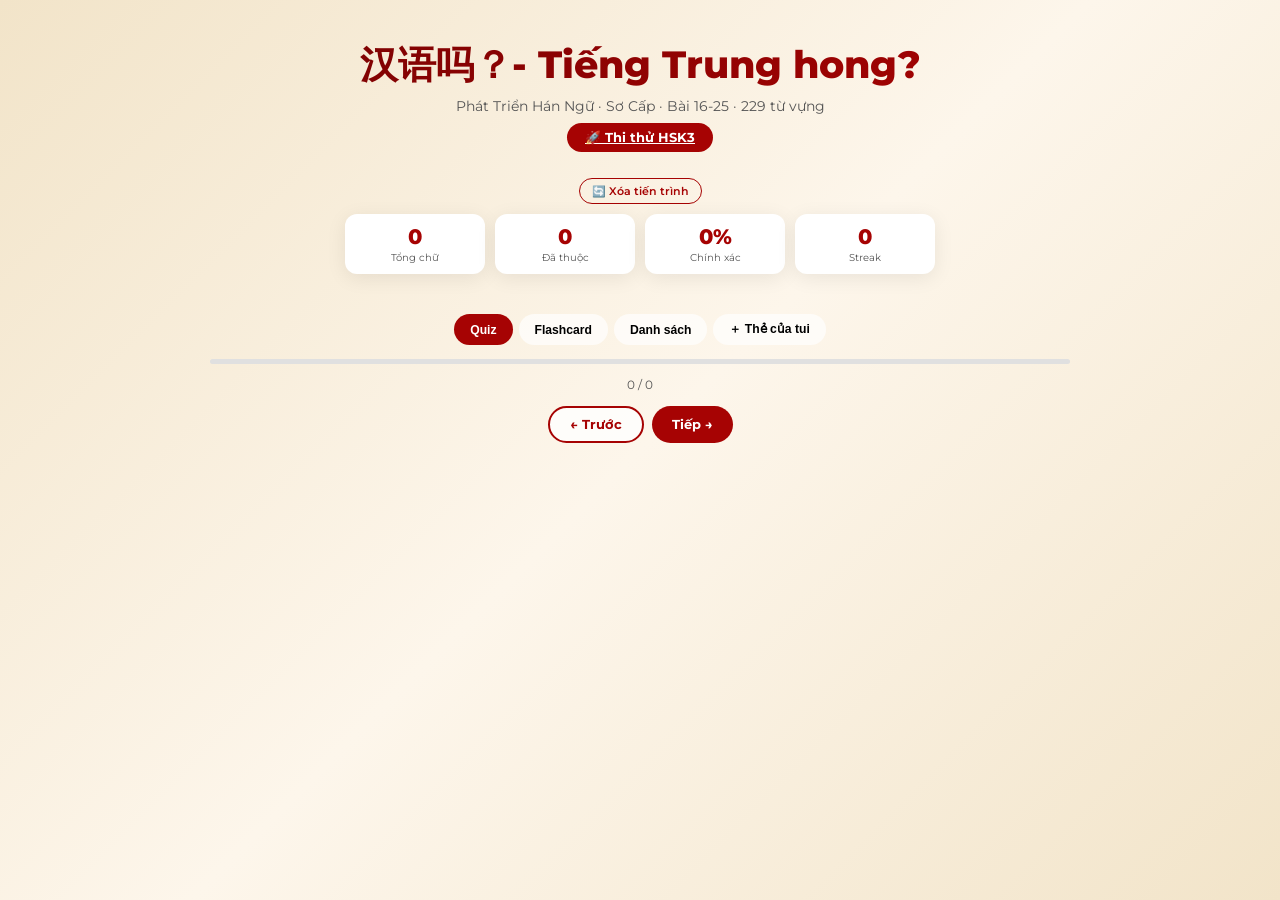
<file: index.html>
<!DOCTYPE html>
<html lang="vi">
<head>
<meta charset="UTF-8">
<meta name="viewport" content="width=device-width, initial-scale=1.0">
<title> 汉语吗？- Tiếng Trung hong? </title>
<link rel="preconnect" href="https://fonts.googleapis.com">
<link rel="preconnect" href="https://fonts.gstatic.com" crossorigin>
<link href="https://fonts.googleapis.com/css2?family=Montserrat:wght@400;500;600;700;800&display=swap" rel="stylesheet">
<style>
*{margin:0;padding:0;box-sizing:border-box}
:root{--primary:#F2E4C9;--secondary:#FDF6EB;--accent:#A60303;--accent-dark:#7A0202;--text:#1a1a2e;--text-light:#555;--success:#4CAF50;--error:#F44336;--white:#fff;--shadow:0 4px 20px rgba(0,0,0,.08);--radius:16px}
body{font-family:'Montserrat',sans-serif;background:linear-gradient(135deg,var(--primary),var(--secondary),var(--primary));min-height:100vh;color:var(--text);overflow-x:hidden}
.container{max-width:900px;margin:0 auto;padding:20px}
header{text-align:center;padding:20px 20px 10px}
header h1{font-size:clamp(1.6rem,5vw,2.4rem);font-weight:800;background:linear-gradient(135deg,var(--accent-dark),var(--accent));-webkit-background-clip:text;-webkit-text-fill-color:transparent;background-clip:text}
header p{font-size:.9rem;color:var(--text-light);margin-top:6px}
.header-actions{display:flex;justify-content:center;margin:8px 0 16px}
.header-actions .btn-primary{font-size:.8rem;padding:7px 18px}
.stats-bar{display:flex;gap:10px;justify-content:center;flex-wrap:wrap;margin-bottom:16px}
.stat-card{background:var(--white);border-radius:12px;padding:10px 14px;box-shadow:var(--shadow);text-align:center;flex:1;min-width:70px;max-width:140px}
.stat-card .num{font-size:1.3rem;font-weight:800;color:var(--accent)}
.stat-card .label{font-size:.65rem;color:var(--text-light);margin-top:2px}
.level-tabs{display:flex;gap:6px;flex-wrap:wrap;justify-content:center;margin-bottom:10px}
.level-tab{padding:7px 14px;border-radius:30px;border:2px solid var(--accent);background:rgba(255,255,255,.7);font-weight:600;font-size:.78rem;cursor:pointer;transition:.3s;user-select:none}
.level-tab:hover{background:var(--primary)}
.level-tab.active{background:var(--accent);color:var(--white);border-color:var(--accent)}
.group-tabs{display:flex;gap:6px;flex-wrap:wrap;justify-content:center;margin-bottom:14px}
.group-tab{padding:5px 10px;border-radius:20px;border:1.5px solid #d4b896;background:rgba(255,255,255,.5);font-weight:500;font-size:.72rem;cursor:pointer;transition:.3s}
.group-tab:hover{background:var(--primary)}
.group-tab.active{background:var(--accent-dark);color:var(--white);border-color:var(--accent-dark)}
.mode-toggle{display:flex;gap:6px;justify-content:center;margin-bottom:14px;flex-wrap:wrap}
.mode-btn{padding:7px 16px;border-radius:30px;border:none;font-weight:600;font-size:.76rem;cursor:pointer;transition:.3s;background:rgba(255,255,255,.7)}
.mode-btn.active{background:var(--accent);color:var(--white)}
.card{background:var(--white);border-radius:var(--radius);box-shadow:var(--shadow);padding:22px 18px;margin-bottom:14px;transition:.3s;animation:fadeIn .4s ease}
.card.correct{border-left:4px solid var(--success)}
.card.wrong-final{border-left:4px solid var(--error);background:#FFF5F5}
@keyframes fadeIn{from{opacity:0;transform:translateY(16px)}to{opacity:1;transform:translateY(0)}}
.card-header{display:flex;justify-content:space-between;align-items:center;margin-bottom:12px;flex-wrap:wrap;gap:6px}
.card-level{font-size:.68rem;font-weight:600;background:var(--secondary);color:var(--accent);padding:3px 10px;border-radius:20px}
.card-type{font-size:.68rem;font-weight:600;color:var(--text-light)}
.attempts-text{font-size:.68rem;color:var(--text-light);font-weight:500}
.hanzi{font-size:clamp(2.5rem,8vw,4rem);font-weight:800;text-align:center;color:var(--accent);margin:6px 0;line-height:1.2}
.pinyin{text-align:center;font-size:1rem;color:var(--accent-dark);margin-bottom:4px}
.meaning-q{text-align:center;font-size:.9rem;color:var(--text-light);margin-bottom:14px;font-weight:600}
.options{display:grid;grid-template-columns:1fr 1fr;gap:8px}
.option{padding:11px;border:2px solid #e0e0e0;border-radius:12px;cursor:pointer;transition:.2s;font-weight:500;font-size:.82rem;text-align:center;user-select:none;background:var(--white)}
.option:hover:not(.disabled){border-color:var(--accent);background:var(--secondary)}
.option.correct-answer{border-color:var(--success)!important;background:#E8F5E9!important}
.option.wrong-answer{border-color:var(--error)!important;background:#FFEBEE!important;opacity:.6}
.option.disabled{pointer-events:none;opacity:.5}
.option.disabled.correct-answer{opacity:1}
.feedback{margin-top:10px;padding:9px 12px;border-radius:10px;font-weight:600;font-size:.82rem;display:none}
.feedback.show{display:block}
.feedback.correct{background:#E8F5E9;color:#2E7D32}
.feedback.wrong{background:#FFF3E0;color:#E65100}
.feedback.wrong-final{background:#FFEBEE;color:#C62828}
.progress-bar{width:100%;height:5px;background:#e0e0e0;border-radius:10px;margin:14px 0;overflow:hidden}
.progress-bar .fill{height:100%;background:linear-gradient(90deg,var(--accent),var(--accent-dark));border-radius:10px;transition:width .4s ease}
.progress-text{text-align:center;font-size:.72rem;color:var(--text-light)}
.btn{display:inline-flex;align-items:center;justify-content:center;gap:5px;padding:9px 20px;border:none;border-radius:30px;font-weight:700;font-size:.8rem;cursor:pointer;transition:.3s;font-family:inherit}
.btn-primary{background:var(--accent);color:var(--white)}
.btn-primary:hover{background:var(--accent-dark);transform:translateY(-1px)}
.btn-secondary{background:rgba(255,255,255,.8);color:var(--accent);border:2px solid var(--accent)}
.btn-secondary:hover{background:var(--primary)}
.btn-group{display:flex;gap:8px;justify-content:center;flex-wrap:wrap;margin-top:14px}
.flashcard{perspective:1000px;height:250px;cursor:pointer;margin:14px 0}
.flashcard-inner{position:relative;width:100%;height:100%;transition:transform .6s;transform-style:preserve-3d}
.flashcard.flipped .flashcard-inner{transform:rotateY(180deg)}
.flashcard-front,.flashcard-back{position:absolute;width:100%;height:100%;backface-visibility:hidden;border-radius:var(--radius);display:flex;flex-direction:column;align-items:center;justify-content:center;box-shadow:var(--shadow)}
.flashcard-front{background:var(--white)}
.flashcard-back{background:var(--secondary);transform:rotateY(180deg)}
.flashcard-front .hanzi{font-size:4.2rem}
.flashcard-back .info{text-align:center}
.flashcard-back .pinyin{font-size:1.1rem;font-weight:600}
.flashcard-back .meaning{font-size:.95rem;margin-top:5px;color:var(--text)}
.flip-hint{font-size:.68rem;color:var(--text-light);margin-top:6px}
.vocab-list{display:grid;gap:7px}
.vocab-item{display:flex;align-items:center;gap:10px;background:var(--white);border-radius:10px;padding:10px 14px;box-shadow:0 2px 6px rgba(0,0,0,.04)}
.vocab-item .char{font-size:1.5rem;font-weight:700;color:var(--accent);min-width:40px;text-align:center}
.vocab-item .info{flex:1}
.vocab-item .info .py{font-weight:600;color:var(--accent-dark);font-size:.82rem}
.vocab-item .info .mean{font-size:.76rem;color:var(--text-light)}
.vocab-item .badge{font-size:.6rem;font-weight:700;padding:2px 7px;border-radius:10px}
.vocab-item .badge.done{background:#E8F5E9;color:#2E7D32}
.vocab-item .badge.failed{background:#FFEBEE;color:#C62828}
.result{text-align:center;padding:28px 18px}
.result .score{font-size:3.2rem;font-weight:800;background:linear-gradient(135deg,var(--accent-dark),var(--accent));-webkit-background-clip:text;-webkit-text-fill-color:transparent;background-clip:text}
.result .msg{font-size:1rem;font-weight:600;margin:6px 0 3px}
.result .detail{color:var(--text-light);font-size:.82rem}
.reset-row{text-align:center;margin-bottom:10px}
.btn-reset{background:transparent;color:var(--accent);border:1px solid var(--accent);font-size:.68rem;padding:5px 12px;border-radius:20px;cursor:pointer;font-weight:600;font-family:inherit;transition:.3s}
.btn-reset:hover{background:var(--accent);color:var(--white)}
/* ADD CARD FORM */
.add-card-section{margin-top:8px}
.add-card-section h3{font-size:.9rem;font-weight:700;margin-bottom:10px;color:var(--accent)}
.form-row{display:grid;grid-template-columns:1fr 1fr;gap:8px;margin-bottom:8px}
.form-row.full{grid-template-columns:1fr}
.form-group{display:flex;flex-direction:column;gap:3px}
.form-group label{font-size:.68rem;font-weight:600;color:var(--text-light)}
.form-group input,.form-group select{padding:8px 12px;border:1.5px solid #d4b896;border-radius:10px;font-size:.85rem;font-family:inherit;outline:none;transition:.3s;background:var(--white)}
.form-group input:focus,.form-group select:focus{border-color:var(--accent);box-shadow:0 0 0 3px rgba(166,3,3,.1)}
.form-actions{display:flex;gap:8px;justify-content:center;margin-top:12px;flex-wrap:wrap}
.btn-add{background:var(--accent);color:var(--white);border:none;padding:9px 24px;border-radius:30px;font-weight:700;font-size:.8rem;cursor:pointer;font-family:inherit;transition:.3s}
.btn-add:hover{background:var(--accent-dark)}
.btn-export{background:transparent;color:var(--accent);border:1.5px solid var(--accent);padding:9px 20px;border-radius:30px;font-weight:600;font-size:.76rem;cursor:pointer;font-family:inherit;transition:.3s}
.btn-export:hover{background:var(--accent);color:var(--white)}
.btn-import{background:transparent;color:#0288D1;border:1.5px solid #0288D1;padding:9px 20px;border-radius:30px;font-weight:600;font-size:.76rem;cursor:pointer;font-family:inherit;transition:.3s}
.btn-import:hover{background:#0288D1;color:var(--white)}
.my-cards-list{margin-top:16px}
.my-cards-list h3{font-size:.85rem;font-weight:700;margin-bottom:8px;color:var(--accent)}
.my-card-item{display:flex;align-items:center;gap:10px;background:var(--white);border-radius:10px;padding:9px 14px;box-shadow:0 2px 6px rgba(0,0,0,.04);margin-bottom:6px}
.my-card-item .char{font-size:1.4rem;font-weight:700;color:var(--accent);min-width:36px;text-align:center}
.my-card-item .info{flex:1}
.my-card-item .py{font-weight:600;color:var(--accent-dark);font-size:.8rem}
.my-card-item .mean{font-size:.74rem;color:var(--text-light)}
.my-card-item .del-btn{background:none;border:none;color:var(--error);cursor:pointer;font-size:1.1rem;padding:4px 8px;border-radius:8px;transition:.2s}
.my-card-item .del-btn:hover{background:#FFEBEE}
.hidden{display:none!important}
@keyframes shake{0%,100%{transform:translateX(0)}25%{transform:translateX(-6px)}75%{transform:translateX(6px)}}
.shake{animation:shake .4s ease}
@keyframes pop{0%{transform:scale(1)}50%{transform:scale(1.06)}100%{transform:scale(1)}}
.pop{animation:pop .3s ease}
#confetti{position:fixed;top:0;left:0;width:100%;height:100%;pointer-events:none;z-index:999}
@media(max-width:600px){.container{padding:10px}header{padding:16px 10px 10px}.card{padding:16px 12px}.options{grid-template-columns:1fr}.stat-card{padding:7px 10px;min-width:65px}.stat-card .num{font-size:1.1rem}.level-tab{padding:6px 10px;font-size:.72rem}.group-tab{padding:4px 8px;font-size:.68rem}.flashcard{height:210px}.flashcard-front .hanzi{font-size:3.2rem}.btn{padding:7px 16px;font-size:.74rem}.form-row{grid-template-columns:1fr}}
@media(max-width:380px){.stats-bar{gap:5px}.stat-card{padding:5px 7px;min-width:60px}.stat-card .num{font-size:1rem}}
::-webkit-scrollbar{width:6px}::-webkit-scrollbar-track{background:transparent}::-webkit-scrollbar-thumb{background:var(--accent);border-radius:10px}
</style>
</head>
<body>
<canvas id="confetti"></canvas>
<div class="container">
  <header>
    <h1>汉语吗？- Tiếng Trung hong? </h1>
    <p>Phát Triển Hán Ngữ · Sơ Cấp · Bài 16-25 · 229 từ vựng</p>
    <div class="header-actions">
      <a href="hsk3-test.html" class="btn btn-primary" target="_blank">🚀 Thi thử HSK3</a>
    </div>
  </header>
  <div class="reset-row">
    <button class="btn-reset" id="resetBtn">🔄 Xóa tiến trình</button>
  </div>
  <div id="app">
    <div class="stats-bar">
      <div class="stat-card"><div class="num" id="totalChars">0</div><div class="label">Tổng chữ</div></div>
      <div class="stat-card"><div class="num" id="learned">0</div><div class="label">Đã thuộc</div></div>
      <div class="stat-card"><div class="num" id="accuracy">0%</div><div class="label">Chính xác</div></div>
      <div class="stat-card"><div class="num" id="streak">0</div><div class="label">Streak</div></div>
    </div>
    <div class="level-tabs" id="levelTabs"></div>
    <div class="group-tabs" id="groupTabs"></div>
    <div class="mode-toggle">
      <button class="mode-btn active" data-mode="quiz">Quiz</button>
      <button class="mode-btn" data-mode="flashcard">Flashcard</button>
      <button class="mode-btn" data-mode="list">Danh sách</button>
      <button class="mode-btn" data-mode="mycards">＋ Thẻ của tui</button>
    </div>
    <div id="content"></div>
    <div class="progress-bar"><div class="fill" id="progressFill" style="width:0%"></div></div>
    <div class="progress-text" id="progressText">0 / 0</div>
    <div class="btn-group">
      <button class="btn btn-secondary" id="prevBtn">← Trước</button>
      <button class="btn btn-primary" id="nextBtn">Tiếp →</button>
    </div>
  </div>
</div>
<script>
// (JS giữ nguyên như file cũ)
const DATA = {"Bài 16":[[{"hanzi":"结婚","pinyin":"jié hūn","meaning":"kết hôn","type":"từ vựng","grammar":"","example":""},{"hanzi":"送","pinyin":"sòng","meaning":"đưa, tặng","type":"từ vựng","grammar":"","example":""},{"hanzi":"份","pinyin":"fèn","meaning":"phần, bản, suất","type":"từ vựng","grammar":"","example":""},{"hanzi":"少","pinyin":"shǎo","meaning":"ít","type":"từ vựng","grammar":"","example":""},{"hanzi":"应该","pinyin":"yīnggāi","meaning":"nên","type":"từ vựng","grammar":"","example":""},{"hanzi":"希望","pinyin":"xīwàng","meaning":"hi vọng, mong muốn, ước ao","type":"từ vựng","grammar":"","example":""},{"hanzi":"参加","pinyin":"cānjiā","meaning":"tham gia, tham dự","type":"từ vựng","grammar":"","example":""},{"hanzi":"婚礼","pinyin":"hūnlǐ","meaning":"hôn lễ, đám cưới","type":"từ vựng","grammar":"","example":""},{"hanzi":"重要","pinyin":"zhòngyào","meaning":"trọng yếu, quan trọng","type":"từ vựng","grammar":"","example":""},{"hanzi":"事情","pinyin":"shìqing","meaning":"sự tình, sự việc","type":"từ vựng","grammar":"","example":""},{"hanzi":"特殊","pinyin":"tèshū","meaning":"đặc thù, đặc biệt","type":"từ vựng","grammar":"","example":""},{"hanzi":"到时候","pinyin":"dào shíhou","meaning":"đến lúc đó","type":"từ vựng","grammar":"","example":""},{"hanzi":"照相","pinyin":"zhào xiàng","meaning":"chụp ảnh, chụp hình","type":"từ vựng","grammar":"","example":""},{"hanzi":"照片","pinyin":"zhàopiàn","meaning":"tấm ảnh, bức ảnh","type":"từ vựng","grammar":"","example":""},{"hanzi":"有意思","pinyin":"yǒu yìsi","meaning":"thú vị","type":"từ vựng","grammar":"","example":""}],[{"hanzi":"一定","pinyin":"yīdìng","meaning":"nhất định","type":"từ vựng","grammar":"","example":""},{"hanzi":"亲戚","pinyin":"qīnqi","meaning":"họ hàng, người thân","type":"từ vựng","grammar":"","example":""},{"hanzi":"麻烦","pinyin":"máfan","meaning":"phiền toái, phiền phức","type":"từ vựng","grammar":"","example":""},{"hanzi":"给","pinyin":"gěi","meaning":"cho, đưa cho","type":"từ vựng","grammar":"","example":""},{"hanzi":"简单","pinyin":"jiǎndān","meaning":"đơn giản","type":"từ vựng","grammar":"","example":""},{"hanzi":"办法","pinyin":"bànfǎ","meaning":"biện pháp, cách làm","type":"từ vựng","grammar":"","example":""}]],"Bài 17":[]};
// (Đoạn còn lại của JS giống file hiện tại, bạn merge lại trong repo cho đủ DATA)
</script>
</body>
</html>
</file>
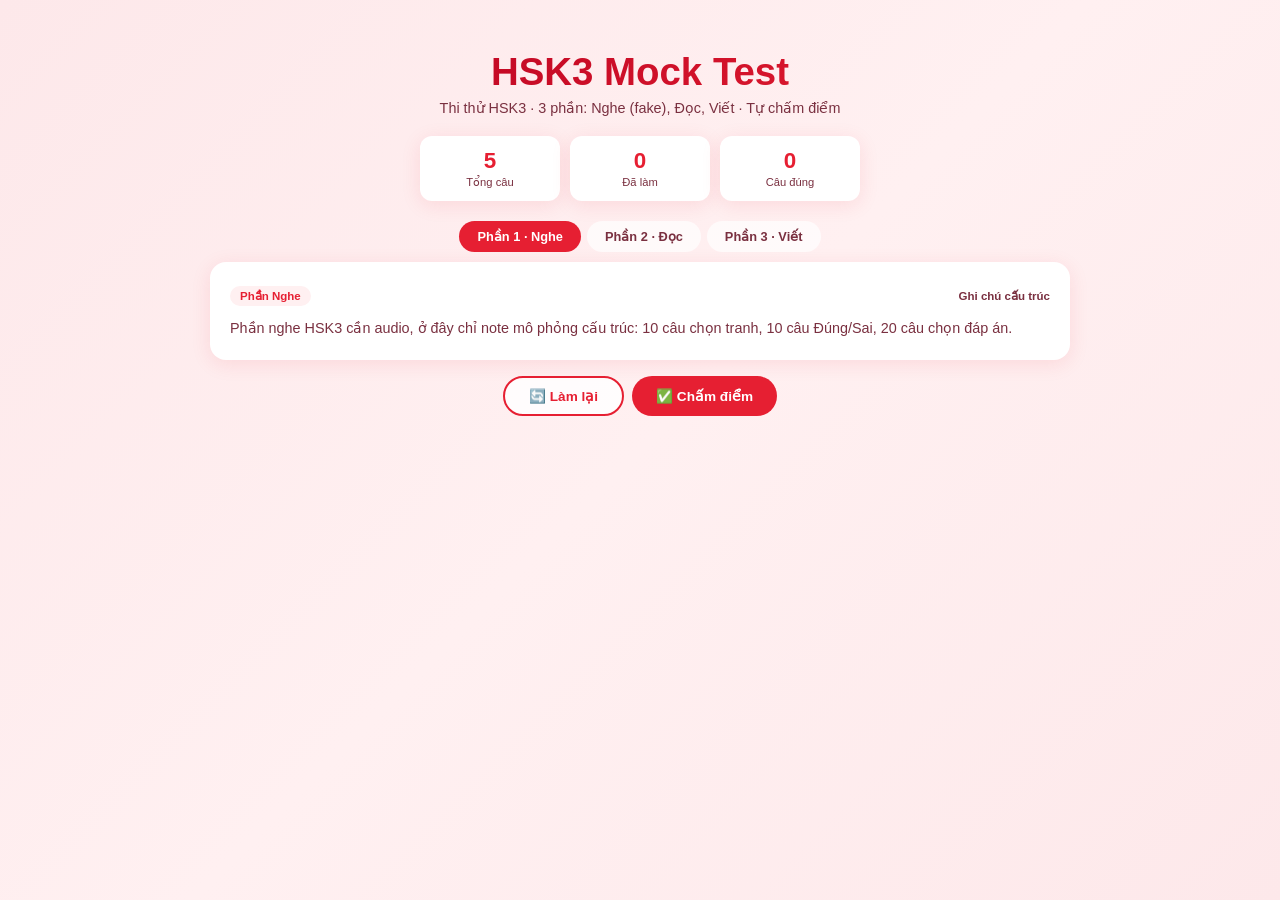
<file: hsk3-test.html>
<!DOCTYPE html>
<html lang="vi">
<head>
  <meta charset="UTF-8">
  <meta name="viewport" content="width=device-width, initial-scale=1.0">
  <title>HSK3 Mock Test - 汉语吗？</title>
  <link rel="stylesheet" href="style.css">
</head>
<body>
  <div class="container">
    <header>
      <h1>HSK3 Mock Test</h1>
      <p>Thi thử HSK3 · 3 phần: Nghe (fake), Đọc, Viết · Tự chấm điểm</p>
    </header>

    <div class="stats-bar">
      <div class="stat-card">
        <div class="num" id="hskTotal">0</div>
        <div class="label">Tổng câu</div>
      </div>
      <div class="stat-card">
        <div class="num" id="hskDone">0</div>
        <div class="label">Đã làm</div>
      </div>
      <div class="stat-card">
        <div class="num" id="hskScore">0</div>
        <div class="label">Câu đúng</div>
      </div>
    </div>

    <div class="mode-toggle" style="margin-bottom:10px">
      <button class="mode-btn active" data-section="listening">Phần 1 · Nghe</button>
      <button class="mode-btn" data-section="reading">Phần 2 · Đọc</button>
      <button class="mode-btn" data-section="writing">Phần 3 · Viết</button>
    </div>

    <div id="testRoot"></div>

    <div class="btn-group">
      <button class="btn btn-secondary" id="btnResetTest">🔄 Làm lại</button>
      <button class="btn btn-primary" id="btnCheckAll">✅ Chấm điểm</button>
    </div>
  </div>

  <script>
    // Minimal HSK3 test: only reading/writing are real MCQs; listening is note-only
    const HSK3_ITEMS = {
      listening: [
        {
          id: 'L1',
          type: 'note',
          text: 'Phần nghe HSK3 cần audio, ở đây chỉ note mô phỏng cấu trúc: 10 câu chọn tranh, 10 câu Đúng/Sai, 20 câu chọn đáp án.'
        }
      ],
      reading: [
        {
          id: 'R1',
          type: 'mcq',
          question: '你每天怎么来公司？',
          options: ['我每天坐公共汽车来公司。', '我明天想去公司。', '我在公司吃早饭。', '公司在我家旁边。'],
          answer: 0,
          explain: '"怎么来公司" hỏi cách đi, nên chọn câu có phương tiện di chuyển.'
        },
        {
          id: 'R2',
          type: 'mcq',
          question: '下班以后，他常常做什么？',
          passage: '他下班以后一般先吃饭，然后跑步或者看书。',
          options: ['先跑步，再吃饭。', '下班以后只看书。', '先吃饭，再跑步或者看书。', '下班以后什么都不做。'],
          answer: 2,
          explain: 'Đoạn văn nói rõ thứ tự: 先吃饭，然后跑步或者看书。'
        },
        {
          id: 'R3',
          type: 'tf',
          passage: '周末她打算跟朋友一起去北京旅游。',
          statement: '她一个人去北京。',
          answer: false,
          explain: 'Câu gốc nói "跟朋友一起", không phải một mình.'
        }
      ],
      writing: [
        {
          id: 'W1',
          type: 'order',
          words: ['今天', '很', '天气', '好'],
          answer: '今天天气很好。'
        },
        {
          id: 'W2',
          type: 'order',
          words: ['我', '喜欢', '喝', '中国茶'],
          answer: '我喜欢喝中国茶。'
        }
      ]
    };

    const testState = {
      answers: {},
      checked: false
    };

    const $ = s => document.querySelector(s);

    function initHSK3() {
      const total = HSK3_ITEMS.reading.filter(x => x.type !== 'note').length +
                    HSK3_ITEMS.writing.length;
      $('#hskTotal').textContent = total;
      $('#hskDone').textContent = 0;
      $('#hskScore').textContent = 0;

      document.querySelectorAll('.mode-btn').forEach(btn => {
        btn.addEventListener('click', () => {
          document.querySelectorAll('.mode-btn').forEach(b => b.classList.remove('active'));
          btn.classList.add('active');
          renderSection(btn.dataset.section);
        });
      });

      $('#btnResetTest').addEventListener('click', resetTest);
      $('#btnCheckAll').addEventListener('click', checkAll);

      renderSection('listening');
    }

    function renderSection(section) {
      const root = $('#testRoot');
      const list = HSK3_ITEMS[section];
      if (!list) { root.innerHTML = '<p>Không có dữ liệu.</p>'; return; }

      if (section === 'listening') {
        root.innerHTML = list.map(item => `
          <div class="card">
            <div class="card-header">
              <span class="card-level">Phần Nghe</span>
              <span class="card-type">Ghi chú cấu trúc</span>
            </div>
            <p style="font-size:.9rem;color:var(--text-light)">${item.text}</p>
          </div>
        `).join('');
        return;
      }

      root.innerHTML = list.map(item => renderItem(section, item)).join('');
      attachHandlers(section, list);
      refreshStats();
    }

    function renderItem(section, item) {
      if (section === 'reading') {
        if (item.type === 'mcq') {
          return `
            <div class="card" data-id="${item.id}">
              <div class="card-header">
                <span class="card-level">Đọc · Chọn đáp án</span>
                <span class="card-type">${item.id}</span>
              </div>
              ${item.passage ? `<p style="font-size:.9rem;margin-bottom:8px">${item.passage}</p>` : ''}
              <p class="meaning-q">${item.question}</p>
              <div class="options">
                ${item.options.map((opt, idx) => `
                  <div class="option" data-idx="${idx}">${opt}</div>
                `).join('')}
              </div>
              <div class="feedback" data-fb="${item.id}"></div>
            </div>
          `;
        } else if (item.type === 'tf') {
          return `
            <div class="card" data-id="${item.id}">
              <div class="card-header">
                <span class="card-level">Đọc · Đúng/Sai</span>
                <span class="card-type">${item.id}</span>
              </div>
              <p style="font-size:.9rem;margin-bottom:8px">${item.passage}</p>
              <p class="meaning-q">${item.statement}</p>
              <div class="options">
                <div class="option" data-value="true">对 (Đúng)</div>
                <div class="option" data-value="false">错 (Sai)</div>
              </div>
              <div class="feedback" data-fb="${item.id}"></div>
            </div>
          `;
        }
      }

      if (section === 'writing') {
        return `
          <div class="card" data-id="${item.id}">
            <div class="card-header">
              <span class="card-level">Viết · Sắp xếp từ</span>
              <span class="card-type">${item.id}</span>
            </div>
            <p class="meaning-q">Sắp xếp thành câu đúng:</p>
            <p style="text-align:center;margin-bottom:8px">${item.words.join('  ')}</p>
            <input type="text" class="writing-input" data-id="${item.id}" placeholder="Nhập câu tiếng Trung..." style="width:100%;padding:8px 10px;border-radius:10px;border:1.5px solid #f7bfc4;font-size:.9rem" />
            <div class="feedback" data-fb="${item.id}"></div>
          </div>
        `;
      }

      return '';
    }

    function attachHandlers(section, list) {
      if (section === 'reading') {
        list.forEach(item => {
          const card = document.querySelector(`.card[data-id="${item.id}"]`);
          if (!card) return;
          const options = card.querySelectorAll('.option');
          options.forEach(opt => {
            opt.addEventListener('click', () => {
              options.forEach(o => o.classList.remove('correct-answer', 'wrong-answer'));
              if (item.type === 'mcq') {
                const idx = Number(opt.dataset.idx);
                testState.answers[item.id] = idx;
              } else if (item.type === 'tf') {
                const val = opt.dataset.value === 'true';
                testState.answers[item.id] = val;
              }
              opt.classList.add('pop');
              setTimeout(() => opt.classList.remove('pop'), 300);
              refreshStats();
            });
          });
        });
      }

      if (section === 'writing') {
        list.forEach(item => {
          const input = document.querySelector(`.writing-input[data-id="${item.id}"]`);
          if (!input) return;
          input.addEventListener('input', () => {
            testState.answers[item.id] = input.value.trim();
            refreshStats();
          });
        });
      }
    }

    function resetTest() {
      if (!confirm('Làm lại toàn bộ bài test?')) return;
      testState.answers = {};
      testState.checked = false;
      renderSection(document.querySelector('.mode-btn.active').dataset.section);
      refreshStats();
    }

    function checkAll() {
      let correct = 0;
      let done = 0;

      HSK3_ITEMS.reading.forEach(item => {
        const fb = document.querySelector(`.feedback[data-fb="${item.id}"]`);
        if (!fb) return;
        fb.classList.remove('correct', 'wrong', 'show');

        const userAns = testState.answers[item.id];
        if (userAns === undefined) return;
        done++;
        let ok = false;
        if (item.type === 'mcq' && typeof userAns === 'number') ok = userAns === item.answer;
        if (item.type === 'tf' && typeof userAns === 'boolean') ok = userAns === item.answer;

        if (ok) {
          correct++;
          fb.textContent = '✓ Đúng';
          fb.classList.add('correct', 'show');
        } else {
          fb.textContent = '✗ Sai · ' + (item.explain || '');
          fb.classList.add('wrong', 'show');
        }
      });

      HSK3_ITEMS.writing.forEach(item => {
        const fb = document.querySelector(`.feedback[data-fb="${item.id}"]`);
        const userAns = (testState.answers[item.id] || '').replace(/\s+/g, '');
        if (!fb) return;
        fb.classList.remove('correct', 'wrong', 'show');
        if (!userAns) return;
        done++;
        const correctAns = item.answer.replace(/\s+/g, '');
        if (userAns === correctAns) {
          correct++;
          fb.textContent = '✓ Đúng';
          fb.classList.add('correct', 'show');
        } else {
          fb.textContent = '✗ Sai · Đáp án: ' + item.answer;
          fb.classList.add('wrong', 'show');
        }
      });

      $('#hskDone').textContent = done;
      $('#hskScore').textContent = correct;
      testState.checked = true;
    }

    function refreshStats() {
      let done = 0;
      Object.keys(testState.answers).forEach(id => {
        const v = testState.answers[id];
        if (v !== undefined && v !== '') done++;
      });
      $('#hskDone').textContent = done;
    }

    document.addEventListener('DOMContentLoaded', initHSK3);
  </script>
</body>
</html>
</file>
<file: style.css>
*{margin:0;padding:0;box-sizing:border-box}
:root{
  --primary:#fde8ea;
  --secondary:#fff0f1;
  --accent:#E61F32;
  --accent-dark:#b5001f;
  --text:#1a0508;
  --text-light:#7a3040;
  --success:#2e7d32;
  --error:#b5001f;
  --white:#fff;
  --shadow:0 4px 20px rgba(230,31,50,.10);
  --radius:16px
}
body{font-family:'Montserrat',sans-serif;background:linear-gradient(135deg,var(--primary),var(--secondary),var(--primary));min-height:100vh;color:var(--text);overflow-x:hidden}
.container{max-width:900px;margin:0 auto;padding:20px}
header{text-align:center;padding:30px 20px 20px}
header h1{font-size:clamp(1.6rem,5vw,2.4rem);font-weight:800;background:linear-gradient(135deg,var(--accent-dark),var(--accent));-webkit-background-clip:text;-webkit-text-fill-color:transparent;background-clip:text}
header p{font-size:.9rem;color:var(--text-light);margin-top:6px}
.upload-zone{border:2px dashed var(--accent);border-radius:var(--radius);padding:32px 20px;text-align:center;background:rgba(255,255,255,.75);backdrop-filter:blur(10px);transition:.3s;cursor:pointer;margin-bottom:20px}
.upload-zone:hover,.upload-zone.dragover{border-color:var(--accent-dark);background:rgba(255,255,255,.92);transform:scale(1.01)}
.upload-zone svg{width:48px;height:48px;fill:var(--accent);margin-bottom:12px}
.upload-zone h3{font-weight:700;margin-bottom:4px}
.upload-zone p{font-size:.8rem;color:var(--text-light)}
.upload-zone input[type=file]{display:none}
.stats-bar{display:flex;gap:10px;justify-content:center;flex-wrap:wrap;margin-bottom:20px}
.stat-card{background:var(--white);border-radius:12px;padding:12px 16px;box-shadow:var(--shadow);text-align:center;flex:1;min-width:80px;max-width:140px}
.stat-card .num{font-size:1.4rem;font-weight:800;color:var(--accent)}
.stat-card .label{font-size:.7rem;color:var(--text-light);margin-top:2px}
.level-tabs{display:flex;gap:6px;flex-wrap:wrap;justify-content:center;margin-bottom:12px}
.level-tab{padding:8px 16px;border-radius:30px;border:2px solid var(--accent);background:rgba(255,255,255,.7);font-weight:600;font-size:.82rem;cursor:pointer;transition:.3s;user-select:none;color:var(--accent)}
.level-tab:hover{background:var(--primary)}
.level-tab.active{background:var(--accent);color:var(--white);border-color:var(--accent)}
.group-tabs{display:flex;gap:6px;flex-wrap:wrap;justify-content:center;margin-bottom:16px}
.group-tab{padding:6px 12px;border-radius:20px;border:1.5px solid #f7bfc4;background:rgba(255,255,255,.5);font-weight:500;font-size:.75rem;cursor:pointer;transition:.3s;color:var(--text-light)}
.group-tab:hover{background:var(--primary)}
.group-tab.active{background:var(--accent-dark);color:var(--white);border-color:var(--accent-dark)}
.mode-toggle{display:flex;gap:6px;justify-content:center;margin-bottom:16px}
.mode-btn{padding:8px 18px;border-radius:30px;border:none;font-weight:600;font-size:.8rem;cursor:pointer;transition:.3s;background:rgba(255,255,255,.7);color:var(--text-light)}
.mode-btn.active{background:var(--accent);color:var(--white)}
.card{background:var(--white);border-radius:var(--radius);box-shadow:var(--shadow);padding:24px 20px;margin-bottom:16px;transition:.3s;animation:fadeIn .4s ease}
.card.correct{border-left:4px solid var(--success)}
.card.wrong{border-left:4px solid var(--error)}
@keyframes fadeIn{from{opacity:0;transform:translateY(16px)}to{opacity:1;transform:translateY(0)}}
.card-header{display:flex;justify-content:space-between;align-items:center;margin-bottom:14px}
.card-level{font-size:.72rem;font-weight:600;background:var(--secondary);color:var(--accent);padding:3px 10px;border-radius:20px}
.card-type{font-size:.72rem;font-weight:600;color:var(--text-light)}
.hanzi{font-size:clamp(2.5rem,8vw,4rem);font-weight:800;text-align:center;color:var(--accent);margin:8px 0;line-height:1.2}
.pinyin{text-align:center;font-size:1rem;color:var(--accent-dark);margin-bottom:4px}
.meaning-q{text-align:center;font-size:.95rem;color:var(--text-light);margin-bottom:16px;font-weight:600}
.options{display:grid;grid-template-columns:1fr 1fr;gap:8px}
.option{padding:12px;border:2px solid #f0d0d3;border-radius:12px;cursor:pointer;transition:.2s;font-weight:500;font-size:.85rem;text-align:center;user-select:none;background:var(--white)}
.option:hover{border-color:var(--accent);background:var(--secondary)}
.option.correct-answer{border-color:var(--success);background:#e8f5e9}
.option.wrong-answer{border-color:var(--error);background:#ffebee}
.feedback{margin-top:12px;padding:10px 14px;border-radius:10px;font-weight:600;font-size:.85rem;display:none}
.feedback.show{display:block}
.feedback.correct{background:#e8f5e9;color:#1b5e20}
.feedback.wrong{background:#ffebee;color:var(--accent-dark)}
.progress-bar{width:100%;height:6px;background:#f9d0d4;border-radius:10px;margin:16px 0;overflow:hidden}
.progress-bar .fill{height:100%;background:linear-gradient(90deg,var(--accent),var(--accent-dark));border-radius:10px;transition:width .4s ease}
.progress-text{text-align:center;font-size:.75rem;color:var(--text-light)}
.btn{display:inline-flex;align-items:center;justify-content:center;gap:6px;padding:10px 24px;border:none;border-radius:30px;font-weight:700;font-size:.85rem;cursor:pointer;transition:.3s;font-family:inherit}
.btn-primary{background:var(--accent);color:var(--white)}
.btn-primary:hover{background:var(--accent-dark);transform:translateY(-1px)}
.btn-secondary{background:rgba(255,255,255,.85);color:var(--accent);border:2px solid var(--accent)}
.btn-secondary:hover{background:var(--primary)}
.btn-group{display:flex;gap:8px;justify-content:center;flex-wrap:wrap;margin-top:16px}
.flashcard{perspective:1000px;height:260px;cursor:pointer;margin:16px 0}
.flashcard-inner{position:relative;width:100%;height:100%;transition:transform .6s;transform-style:preserve-3d}
.flashcard.flipped .flashcard-inner{transform:rotateY(180deg)}
.flashcard-front,.flashcard-back{position:absolute;width:100%;height:100%;backface-visibility:hidden;border-radius:var(--radius);display:flex;flex-direction:column;align-items:center;justify-content:center;box-shadow:var(--shadow)}
.flashcard-front{background:var(--white)}
.flashcard-back{background:linear-gradient(135deg,var(--accent),var(--accent-dark));transform:rotateY(180deg)}
.flashcard-front .hanzi{font-size:4.5rem}
.flashcard-back .info{text-align:center}
.flashcard-back .pinyin{font-size:1.2rem;font-weight:600;color:rgba(255,255,255,.85)}
.flashcard-back .meaning{font-size:1rem;margin-top:6px;color:#fff}
.flip-hint{font-size:.72rem;color:var(--text-light);margin-top:8px}
.flashcard-back .flip-hint{color:rgba(255,255,255,.65)}
.vocab-list{display:grid;gap:8px}
.vocab-item{display:flex;align-items:center;gap:12px;background:var(--white);border-radius:12px;padding:12px 16px;box-shadow:0 2px 8px rgba(230,31,50,.06)}
.vocab-item .char{font-size:1.6rem;font-weight:700;color:var(--accent);min-width:45px;text-align:center}
.vocab-item .info{flex:1}
.vocab-item .info .py{font-weight:600;color:var(--accent-dark);font-size:.85rem}
.vocab-item .info .mean{font-size:.8rem;color:var(--text-light)}
.vocab-item .info .ex{font-size:.75rem;color:var(--accent);margin-top:2px}
.result{text-align:center;padding:32px 20px}
.result .score{font-size:3.5rem;font-weight:800;background:linear-gradient(135deg,var(--accent-dark),var(--accent));-webkit-background-clip:text;-webkit-text-fill-color:transparent;background-clip:text}
.result .msg{font-size:1.1rem;font-weight:600;margin:8px 0 4px}
.result .detail{color:var(--text-light);font-size:.85rem}
.hidden{display:none!important}
@keyframes shake{0%,100%{transform:translateX(0)}25%{transform:translateX(-6px)}75%{transform:translateX(6px)}}
.shake{animation:shake .4s ease}
@keyframes pop{0%{transform:scale(1)}50%{transform:scale(1.06)}100%{transform:scale(1)}}
.pop{animation:pop .3s ease}
#confetti{position:fixed;top:0;left:0;width:100%;height:100%;pointer-events:none;z-index:999}
@media(max-width:600px){.container{padding:12px}header{padding:20px 12px 12px}.card{padding:18px 14px}.options{grid-template-columns:1fr}.stat-card{padding:8px 12px;min-width:70px}.stat-card .num{font-size:1.2rem}.level-tab{padding:7px 12px;font-size:.75rem}.group-tab{padding:5px 10px;font-size:.7rem}.flashcard{height:220px}.flashcard-front .hanzi{font-size:3.5rem}.btn{padding:8px 18px;font-size:.78rem}}
@media(max-width:380px){.stats-bar{gap:6px}.stat-card{padding:6px 8px;min-width:65px}.stat-card .num{font-size:1rem}}
::-webkit-scrollbar{width:6px}::-webkit-scrollbar-track{background:transparent}::-webkit-scrollbar-thumb{background:var(--accent);border-radius:10px}
</file>
